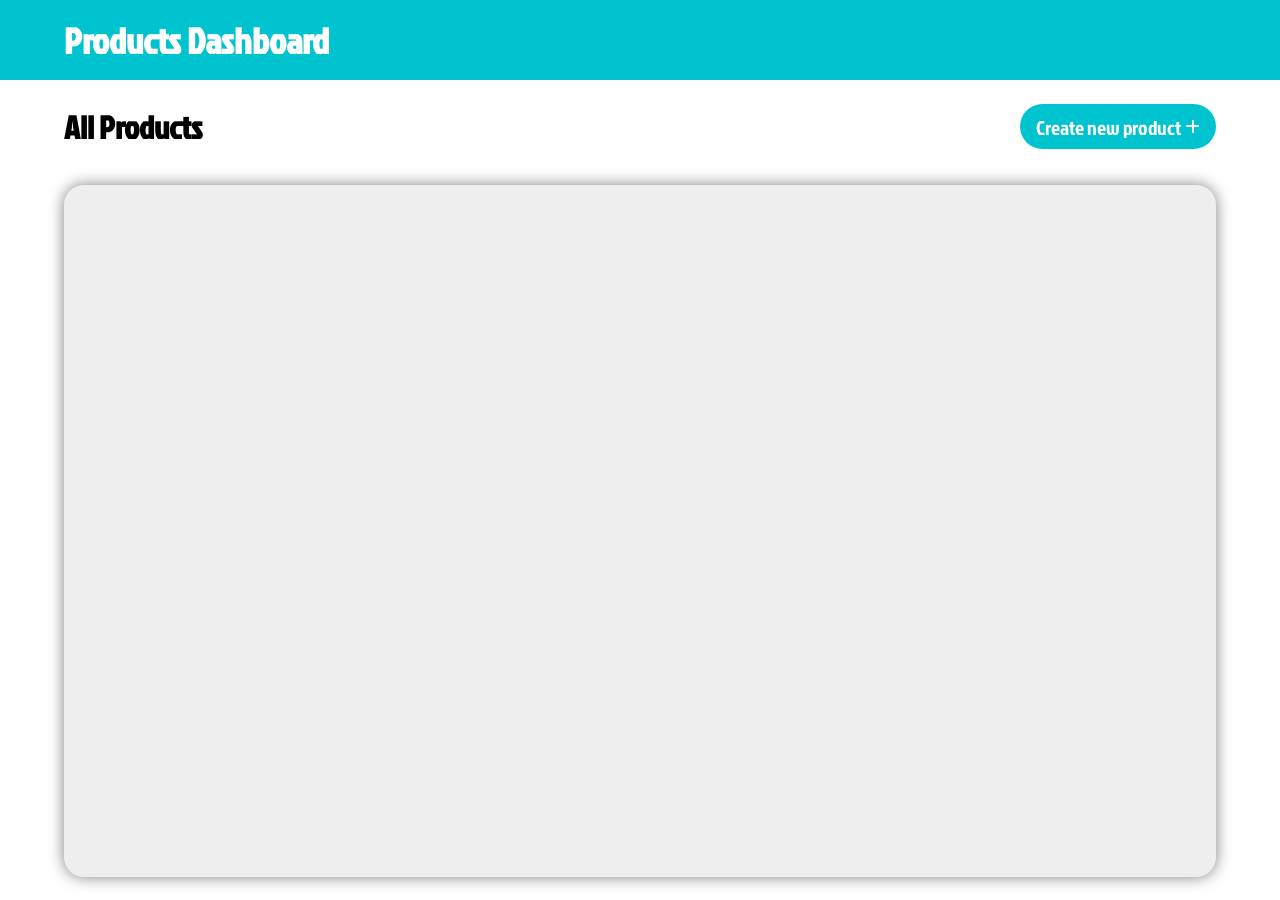
<file: index.html>
<!DOCTYPE html>
<html lang="en">
  <head>
    <meta charset="UTF-8">
    <meta name="viewport" content="width=device-width, initial-scale=1.0">
    <title>Products Dashboard</title>
    <link rel="stylesheet" href="style.css">
    <link rel="stylesheet" href="https://cdnjs.cloudflare.com/ajax/libs/font-awesome/6.7.2/css/all.min.css">
  </head>
  <body>
    <nav class="navbar">
      <h1 class="title">Products Dashboard</h1>
    </nav>
    <div class="container">
      <div class="header">
        <h1>All Products</h1>
        <button onclick="createModal()" class="create-product"> Create new product <i class="fa-solid fa-plus"></i>
        </button>
      </div>
      <div class="card-container"></div>
    </div>
    <div class="popups hidden">
      <div class="edit-popup hidden">
        <div class="popup-container">
          <div class="edit-header">
            <h1 class="popup-title">Edit product</h1>
            <i onclick="editModal()" class="fa-solid fa-xmark gray"></i>
          </div>
          <form onsubmit="handleEditProduct(event)">
            <div>
              <label>Updated name <span class="red">*</span>
              </label>
              <input class="edit-name-input" type="text" placeholder="Name" required>
            </div>
            <div>
              <label>Updated price <span class="red">*</span>
              </label>
              <input class="edit-price-input" type="number" placeholder="Price" required>
            </div>
            <div>
              <label>Updated quantity <span class="red">*</span>
              </label>
              <input class="edit-quantity-input" type="number" placeholder="Quantity" required>
            </div>
            <button class="update-btn" type="submit"> Update product </button>
          </form>
        </div>
      </div>
      <div class="delete-popup hidden">
        <div class="popup-container">
          <h1 class="popup-title">Delete product</h1>
          <p>Are you sure you want to delete this product?</p>
          <div class="del-btns-container">
            <button onclick="confirmDelete()" class="delete-yes"> Yes </button>
            <button onclick="delModal()" class="delete-no"> No </button>
          </div>
        </div>
      </div>
      <div class="create-popup hidden">
        <div class="popup-container">
          <div class="create-header">
            <h1 class="popup-title">Create product</h1>
            <i onclick="createModal()" class="fa-solid fa-xmark gray"></i>
          </div>
          <form onsubmit="handleCreateProduct(event)">
            <div>
              <label>Name <span class="red">*</span>
              </label>
              <input class="name-input" type="text" placeholder="Name" required>
            </div>
            <diV>
              <label>Price <span class="red">*</span>
              </label>
              <input class="price-input" type="number" placeholder="Price" required>
            </diV>
            <div>
              <label>Quantity <span class="red">*</span>
              </label>
              <input class="quantity-input" type="number" placeholder="Quantity" required>
            </div>
            <button class="update-btn" type="submit"> Create product </button>
          </form>
        </div>
      </div>
    </div>
    <script src="main.js"></script>
  </body>
</html>
</file>
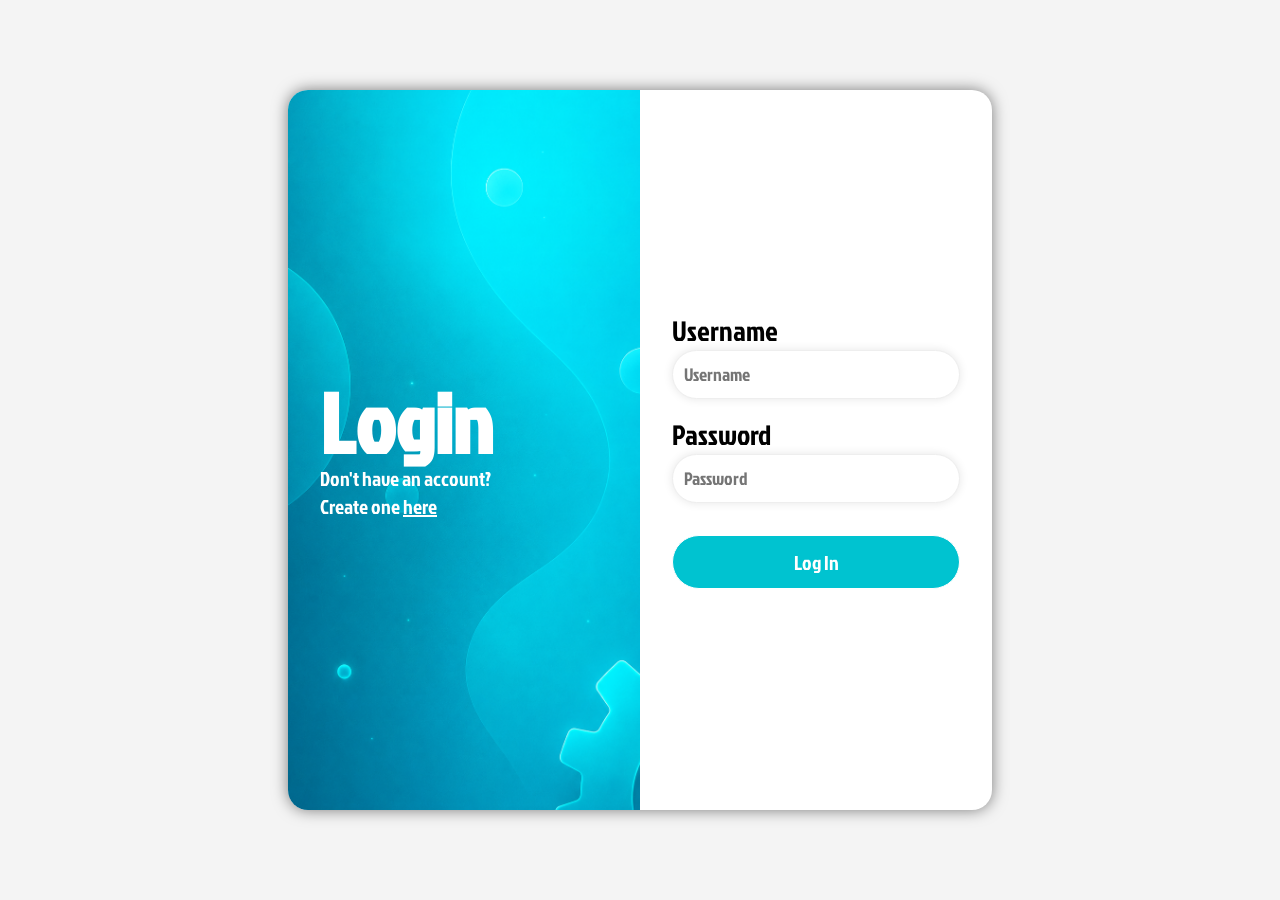
<file: login.html>
<!DOCTYPE html>
<html lang="en">
<head>
    <meta charset="UTF-8">
    <meta name="viewport" content="width=device-width, initial-scale=1.0">
    <title>Login</title>
    <link rel="stylesheet" href="login.css">
</head>
<body class="bg-gray">

    <div class="container">
        <div class="left">
            <h1>Login</h1>
            <p>Don't have an account? <br>Create one <a href="signup.html">here</a></p>
        </div>
        <div class="right">
            <form autocomplete="off" onsubmit="handleLogin(event)">
                <div class="username-input input-group">
                    <label for="username">Username</label>
                    <input required type="username" name="Username" id="username" placeholder="Username">
                </div>
                <div class="pass-input input-group">
                    <label for="password">Password</label>
                    <input required type="password" name="Password" id="password" placeholder="Password">
                </div>
                <button class="form-btn" type="submit">Log In</button>
            </form>
        </div>
    </div>
    
    <script src="login.js"></script>
</body>
</html>
</file>
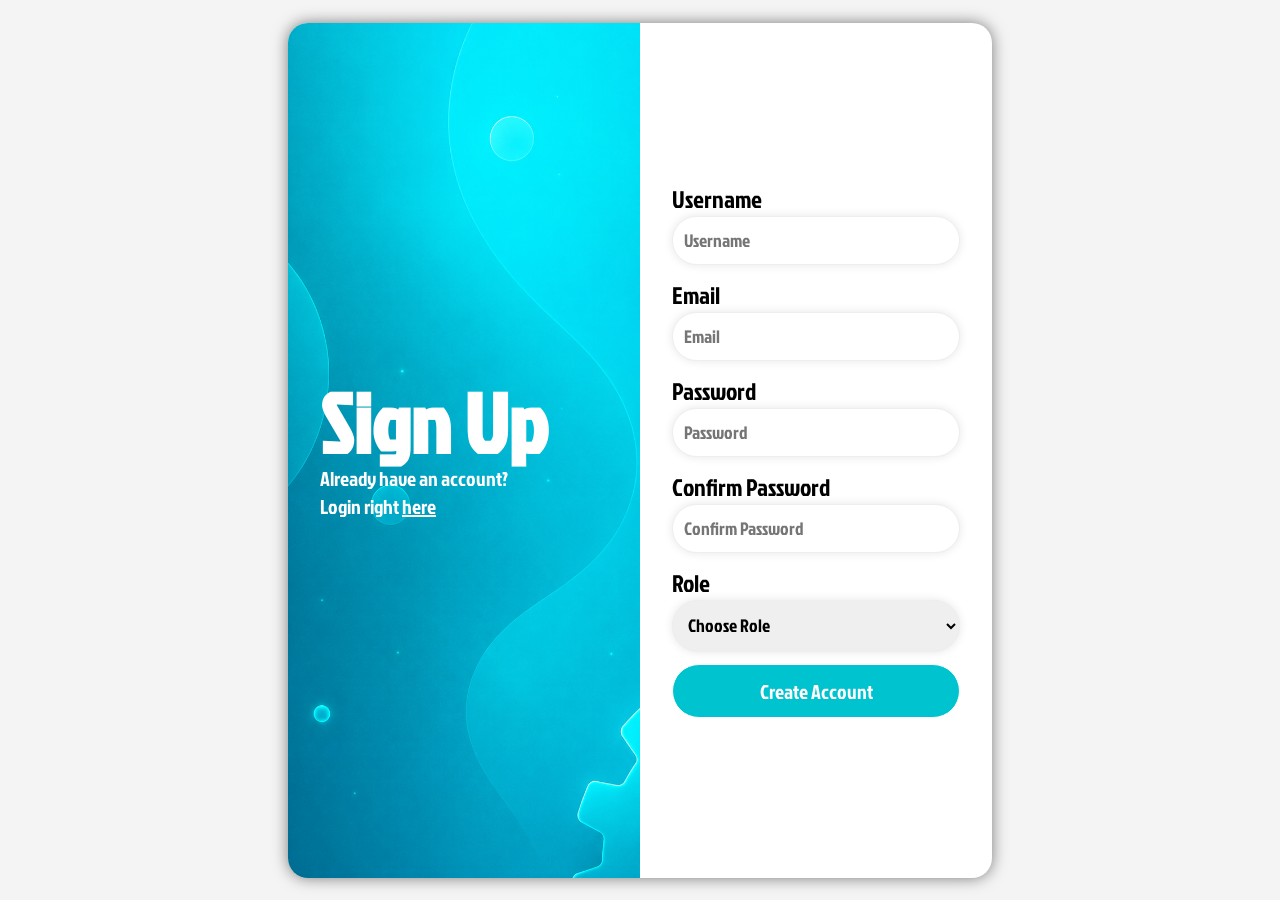
<file: signup.html>
<!DOCTYPE html>
<html lang="en">
  <head>
    <meta charset="UTF-8">
    <meta name="viewport" content="width=device-width, initial-scale=1.0">
    <title>Sign Up</title>
    <link rel="stylesheet" href="signup.css">
  </head>
  <body class="bg-gray">
    <div class="container">
      <div class="left">
        <h1>Sign Up</h1>
        <p>Already have an account?<br> Login right <a href="login.html">here</a>
        </p>
      </div>
      <div class="right">
        <form autocomplete="off" onsubmit="handleSignup(event)">
          <div class="user-input input-group">
            <label for="username">Username</label>
            <input required type="text" name="Username" id="username" placeholder="Username">
          </div>
          <div class="email-input input-group">
            <label for="email">Email</label>
            <input required type="email" name="Email" id="email" placeholder="Email">
          </div>
          <div class="pass-input input-group">
            <label for="password">Password</label>
            <input required type="password" name="Password" id="password" placeholder="Password">
          </div>
          <div class="confirmPass-input input-group">
            <label for="confirmPassword">Confirm Password</label>
            <input required type="password" name="Confirm Password" id="confirmPassword" placeholder="Confirm Password">
          </div>
          <div class="role-input input-group">
            <label for="role">Role</label>
            <select id="role" name="role" required>
              <option value="" disabled selected>Choose Role</option>
              <option value="user">User</option>
              <option value="admin">Admin</option>
            </select>
          </div>
          <button class="form-btn" type="submit">Create Account</button>
        </form>
      </div>
    </div>
    <script src="signup.js"></script>
  </body>
</html>
</file>
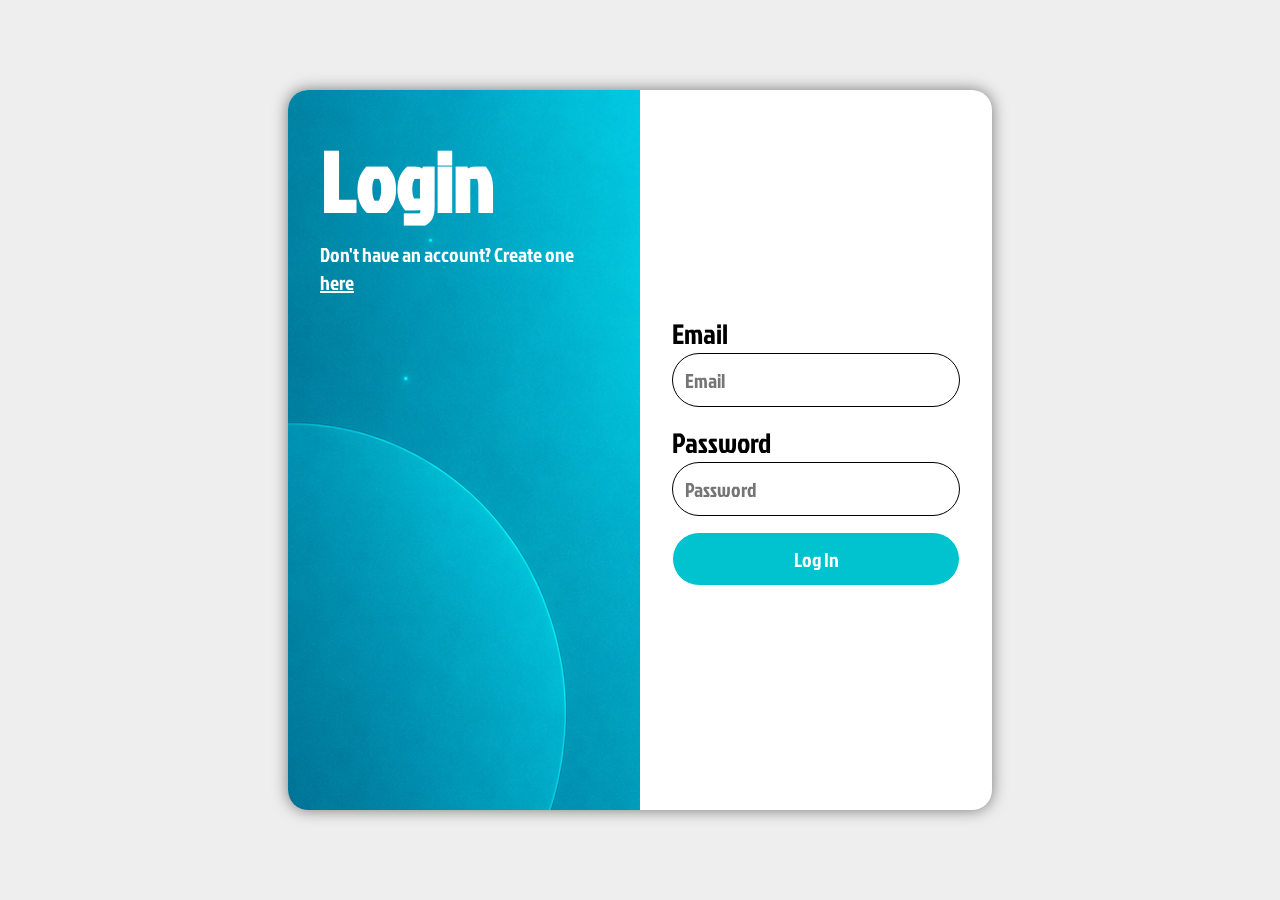
<file: auth/login.html>
<!DOCTYPE html>
<html lang="en">
<head>
    <meta charset="UTF-8">
    <meta name="viewport" content="width=device-width, initial-scale=1.0">
    <title>Login</title>
    <link rel="stylesheet" href="login.css">
</head>
<body class="bg-gray">

    <div class="container">
        <div class="left">
            <h1>Login</h1>
            <p>Don't have an account? Create one <a href="signup.html">here</a></p>
        </div>
        <div class="right">
            <form>
                <div class="email-input input-group">
                    <label for="email">Email</label>
                    <input required type="email" name="Email" id="email" placeholder="Email">
                </div>
                <div class="pass-input input-group">
                    <label for="password">Password</label>
                    <input required type="password" name="Password" id="password" placeholder="Password">
                </div>
                <button class="form-btn" type="submit">Log In</button>
            </form>
        </div>
    </div>
    
</body>
</html>
</file>
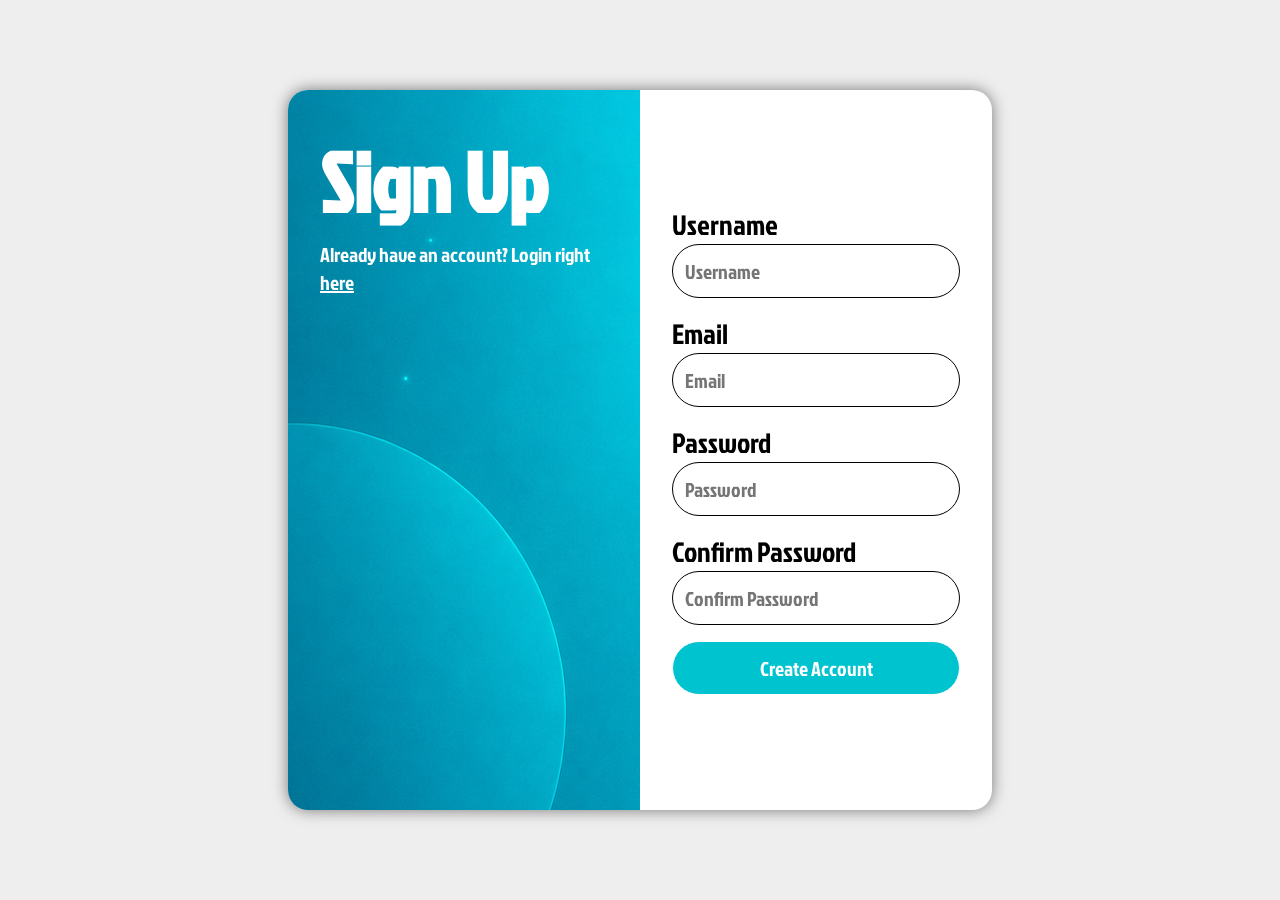
<file: auth/signup.html>
<!DOCTYPE html>
<html lang="en">
<head>
    <meta charset="UTF-8">
    <meta name="viewport" content="width=device-width, initial-scale=1.0">
    <title>Sign Up</title>
    <link rel="stylesheet" href="signup.css">
</head>
<body class="bg-gray">

    <div class="container">
        <div class="left">
            <h1>Sign Up</h1>
            <p>Already have an account? Login right <a href="login.html">here</a></p>
        </div>
        <div class="right">
            <form>
                <div class="user-input input-group">
                    <label for="username">Username</label>
                    <input required type="text" name="Username" id="username" placeholder="Username">
                </div>
                <div class="email-input input-group">
                    <label for="email">Email</label>
                    <input required type="email" name="Email" id="email" placeholder="Email">
                </div>
                <div class="pass-input input-group">
                    <label for="password">Password</label>
                    <input required type="password" name="Password" id="password" placeholder="Password">
                </div>
                <div class="confirmPass-input input-group">
                    <label for="confirmPassword">Confirm Password</label>
                    <input required type="password" name="Confirm Password" id="confirmPassword" placeholder="Confirm Password">
                </div>
                <button class="form-btn" type="submit">Create Account</button>
            </form>
        </div>
    </div>
    
</body>
</html>
</file>
<file: style.css>
@import url("https://fonts.googleapis.com/css2?family=Jockey+One&display=swap");

* {
  margin: 0;
  padding: 0;
  box-sizing: border-box;
  font-family: "Jockey One", sans-serif;
}

.gray {
  color: #8e8e93;
}

.red {
  color: #ff383c;
}

.navbar {
  background: #00c3d0;
  height: 5rem;
  width: 100%;
  display: flex;
  align-items: center;
  padding-left: 4rem;
  position: absolute;
}

.title {
  color: #fff;
  font-size: 36px;
}

.container {
  width: 100%;
  height: 100vh;
  padding: 6.5rem 4rem 6.5rem 4rem;
}

.header {
  display: flex;
  justify-content: space-between;
}

.create-product {
  padding: 0.25rem 1rem;
  font-size: 20px;
  border-radius: 100px;
  cursor: pointer;
  background: #00c3d0;
  color: #fff;
  border: none;
  display: flex;
  justify-content: center;
  align-items: center;
  gap: 0.25rem;
}

.fa-plus {
  font-size: 16px;
}

.card-container {
  margin-top: 4vh;
  background: #0001;
  border-radius: 20px;
  height: 100%;
  overflow-y: auto;
  padding: 1rem;
  display: flex;
  flex-direction: column;
  gap: 1rem;
  box-shadow: 0px 0px 15px 0px rgba(0, 0, 0, 0.5);
}

.card {
  background: #fff;
  width: 100%;
  height: 8rem;
  border-radius: 20px;
  padding: 2rem;
  display: flex;
  justify-content: space-between;
  align-items: center;
}

.left-side {
  display: flex;
  gap: 2vw;
}

.name {
  font-size: xx-large;
}

.product-info {
  font-size: x-large;
}

.icons {
  display: flex;
  gap: 1rem;
}
.fa-pen-to-square {
  font-size: 32px;
}
.fa-trash-can {
  font-size: 20px;
  color: #fff;
  background: #00c3d0;
  padding: 0.5rem;
  border-radius: 100px;
}
.fa-pen-to-square,
.fa-trash-can {
  cursor: pointer;
}

.popups {
  position: fixed;
  z-index: 111;
  top: 0;
  width: 100vw;
  height: 100vh;
}

.edit-popup,
.delete-popup,
.create-popup {
  background: #00000035;
  width: 100%;
  height: 100vh;
  display: flex;
  justify-content: center;
  align-items: center;
}
.popup-container {
  background: #fff;
  width: 80%;
  border-radius: 20px;
  padding: 2rem;
  display: flex;
  justify-content: center;
  align-items: center;
  flex-direction: column;
}

.edit-header {
  width: 100%;
  display: flex;
  justify-content: space-between;
}

.fa-xmark {
  font-size: 28px;
  cursor: pointer;
}

form {
  display: flex;
  flex-direction: column;
  gap: 1rem;
  padding-top: 3rem;
  width: 100%;
}

form h1 {
  font-size: 40px;
}

input,
.update-btn {
  width: 100%;
  padding: 0.5rem 0.5rem 0.5rem 1rem;
  border-radius: 100px;
  border: 1px solid #000;
  font-size: 24px;
}

label {
  font-size: 28px;
}

.update-btn {
  color: white;
  background: #00c3d0;
  border: none;
  cursor: pointer;
}

.del-btns-container {
  margin-top: 5vh;
  display: flex;
  justify-content: space-between;
  width: 100%;
}

.del-btns-container button {
  width: 45%;
  padding: 0.25rem;
  font-size: 20px;
  border-radius: 100px;
  cursor: pointer;
}

.delete-yes {
  background: #fff;
  border: 1px solid #00c3d0;
}

.delete-no {
  background: #00c3d0;
  color: #fff;
  border: none;
}

.hidden {
  display: none;
}

.create-header {
  width: 100%;
  display: flex;
  justify-content: space-between;
}

.no-products {
  color: gray;
  font-size: x-large;
  display: flex;
  justify-content: center;
  align-items: center;
  width: 100%;
  height: 100%;
  text-align: center;
}

@media (max-width: 1024px) {
  .container {
    padding: 6.5rem 2rem 2rem;
  }

  .title {
    font-size: 30px;
  }

  .name {
    font-size: 2rem;
  }

  .product-info {
    font-size: 1.2rem;
  }

  .popup-container {
    width: 90%;
  }
}

@media (max-width: 768px) {
  .navbar {
    padding-left: 1rem;
  }

  .container {
    padding: 6rem 1rem 1rem;
  }

  .header {
    flex-direction: column;
    gap: 1rem;
  }

  .header h1 {
    font-size: 2rem;
  }

  .create-product {
    width: 100%;
  }

  .card {
    padding: 1rem;
    height: auto;
  }

  .left-side {
    flex-direction: column;
    gap: 0.5rem;
  }

  .name {
    font-size: 1.5rem;
  }

  .product-info {
    font-size: 1rem;
  }

  .popup-container {
    width: 95%;
    padding: 1.5rem;
  }

  label {
    font-size: 1.2rem;
  }

  input,
  .update-btn {
    font-size: 1rem;
  }

  .popup-title {
    font-size: 1.7rem;
  }
}

@media (max-width: 480px) {
  .title {
    font-size: 1.5rem;
  }

  .header h1 {
    font-size: 1.5rem;
  }

  .card {
    flex-direction: column;
    align-items: flex-start;
    gap: 1rem;
  }

  .icons {
    width: 100%;
    justify-content: flex-end;
  }

  .fa-pen-to-square {
    font-size: 1.5rem;
  }

  .fa-trash-can {
    font-size: 1rem;
  }

  .del-btns-container {
    flex-direction: column;
    gap: 1rem;
  }

  .del-btns-container button {
    width: 100%;
  }

  .popup-title {
    font-size: 1.4rem;
  }

  .fa-xmark {
    font-size: 1.3rem;
  }

  .no-products {
    text-align: center;
    margin-left: 0;
  }
}
</file>
<file: login.css>
@import url("https://fonts.googleapis.com/css2?family=Jockey+One&display=swap");

* {
  margin: 0;
  padding: 0;
  box-sizing: border-box;
  font-family: "Jockey One", sans-serif;
}

.gray { color: #8e8e93; }
.bg-gray { background-color: #f4f4f4; }
.red { color: #ff383c; }

body {
  display: flex;
  justify-content: center;
  align-items: center;
  width: 100%;
  min-height: 100vh;
  padding: 20px;
}

.container {
  background: #fff;
  width: 55vw;
  height: 80vh;
  border-radius: 20px;
  display: flex;
  justify-content: space-between;
  box-shadow: 0px 0px 15px 0px rgba(0, 0, 0, 0.5);
  overflow: hidden;
}

.left, .right {
  width: 50%;
  height: 100%;
}

.left {
  padding: 2rem;
  background-image: url(./auth-bg.png);
  background-size: cover;
  background-position: center;
  display: flex;
  flex-direction: column;
  justify-content: center;
}

.left h1 {
  font-size: 84px;
  color: #fff;
  line-height: 1;
}

.left p, .left a {
  color: #fff;
  font-size: 20px;
}

.right {
  display: flex;
  flex-direction: column;
  justify-content: center;
  padding: 2rem;
}

.input-group {
  display: flex;
  flex-direction: column;
  margin-bottom: 1rem;
}

label { font-size: 28px; }

input {
  border: 1px solid #000;
  outline: none;
  padding: .75rem;
  font-size: 20px;
  border-radius: 100px;
}

.form-btn {
  color: #fff;
  background: #00c3d0;
  border: 1px solid #fff;
  outline: none;
  width: 100%;
  padding: 0.75rem;
  font-size: 20px;
  border-radius: 100px;
  transition: all 300ms;
  cursor: pointer;
  margin-top: 1rem;
}

.form-btn:hover {
  color: #00c3d0;
  background-color: #fff;
  border: 1px solid #00c3d0;
}

input {
  box-shadow: 0px 0px 10px 0px rgba(0, 0, 0, 0.1);
  border: 1px solid #eee;
  outline: none;
  padding: 0.7rem;
  font-size: 18px;
  border-radius: 100px;
  width: 100%;
}

@media (max-width: 1024px) {
  .container {
    width: 80vw;
  }
  .left h1 {
    font-size: 60px;
  }
}

@media (max-width: 768px) {
  body {
    align-items: flex-start;
  }
  
  .container {
    flex-direction: column;
    width: 95vw;
    height: auto;
    margin: 20px 0;
  }

  .left, .right {
    width: 100%;
  }

  .left {
    padding: 3rem 2rem;
    border-radius: 20px 20px 0 0;
    text-align: center;
  }

  .left h1 {
    font-size: 48px;
  }

  .right {
    padding: 2rem 1.5rem;
  }

  label {
    font-size: 22px;
  }
}
</file>
<file: signup.css>
@import url("https://fonts.googleapis.com/css2?family=Jockey+One&display=swap");

* {
  margin: 0;
  padding: 0;
  box-sizing: border-box;
  font-family: "Jockey One", sans-serif;
}

.gray { color: #8e8e93 !important; }
.bg-gray { background-color: #f4f4f4 !important; }
.red { color: #ff383c !important; }

body {
  display: flex;
  justify-content: center;
  align-items: center;
  width: 100%;
  min-height: 100vh;
  padding: 20px;
}

.container {
  background: #fff;
  width: 55vw;
  height: 95vh;
  border-radius: 20px;
  display: flex;
  justify-content: space-between;
  box-shadow: 0px 0px 15px 0px rgba(0, 0, 0, 0.5);
  overflow: hidden;
}

.left, .right {
  width: 50%;
  height: 100%;
}

.left {
  padding: 2rem;
  background-image: url(./auth-bg.png);
  background-size: cover;
  background-position: center;
  display: flex;
  flex-direction: column;
  justify-content: center;
}

.left h1 {
  font-size: 84px;
  color: #fff;
  line-height: 1;
}

.left p, .left a {
  color: #fff;
  font-size: 20px;
}

.right {
  display: flex;
  flex-direction: column;
  justify-content: center;
  padding: 2rem;
  overflow-y: auto;
}

.input-group {
  display: flex;
  flex-direction: column;
  margin-bottom: 0.8rem;
}

label { 
  font-size: 24px; 
}

input, select {
  box-shadow: 0px 0px 10px 0px rgba(0, 0, 0, 0.1);
  border: 1px solid #eee;
  outline: none;
  padding: 0.7rem;
  font-size: 18px;
  border-radius: 100px;
  width: 100%;
}

.form-btn {
  color: #fff;
  background: #00c3d0;
  border: 1px solid #fff;
  outline: none;
  width: 100%;
  padding: 0.75rem;
  font-size: 20px;
  border-radius: 100px;
  transition: all 300ms;
  cursor: pointer;
}

.form-btn:hover {
  color: #00c3d0;
  background-color: #fff;
  border: 1px solid #00c3d0;
}


@media (max-width: 1024px) {
  .container {
    width: 85vw;
  }
  .left h1 {
    font-size: 60px;
  }
}

@media (max-width: 768px) {
  body {
    align-items: flex-start;
  }

  .container {
    flex-direction: column;
    width: 95vw;
    height: auto;
    margin: 20px 0;
  }

  .left, .right {
    width: 100%;
  }

  .left {
    padding: 2.5rem 1.5rem;
    text-align: center;
  }

  .left h1 {
    font-size: 48px;
  }

  .right {
    padding: 1.5rem;
    overflow-y: visible;
  }

  label {
    font-size: 20px;
  }
  
  input, select {
    padding: 0.6rem;
  }
}
</file>
<file: auth/login.css>
@import url("https://fonts.googleapis.com/css2?family=Jockey+One&display=swap");

* {
  margin: 0;
  padding: 0;
  box-sizing: border-box;
  font-family: "Jockey One", sans-serif;
}

.gray {
  color: #8e8e93;
}

.bg-gray{
    background-color: #0001;
}

.red {
  color: #ff383c;
}

body{
    display: flex;
    justify-content: center;
    align-items: center;
    width: 100%;
    height: 100vh;
}

.container{
    background: #fff;
    width: 55vw;
    height: 80vh;
    border-radius: 20px;
    display: flex;
    justify-content: space-between;
    box-shadow: 0px 0px 15px 0px rgba(0, 0, 0, 0.5);
}

.left, 
.right{
    width: 50%;
    height: 100%;
}

.left{
    padding: 2rem;
    background-image: url(./auth-bg.png);
    border-radius: 20px 0 0 20px;
}

.left h1{
    font-size: 84px;
    color: #fff;
}

.left p,
.left a{
    color: #fff;
    font-size: 20px;
}

.right{
    display: flex;
    flex-direction: column;
    justify-content: center;
    padding: 2rem;
}

.input-group{
    display: flex;
    flex-direction: column;
    margin-bottom: 1rem;
}

label{
    font-size: 28px;
}

input{
    border: 1px solid #000;
    outline: none;
    padding: .75rem;
    font-size: 20px;
    border-radius: 100px;
}


.form-btn{
    color: #fff;
    background: #00c3d0;
    border: 1px solid #fff;
    outline: none;
    width: 100%;
    padding: 0.75rem;
    font-size: 20px;
    border-radius: 100px;
    transition: all 300ms;
}

.form-btn:hover{
    color: #00c3d0;
    background-color: #fff;
    border: 1px solid #00c3d0;
}
</file>
<file: auth/signup.css>
@import url("https://fonts.googleapis.com/css2?family=Jockey+One&display=swap");

* {
  margin: 0;
  padding: 0;
  box-sizing: border-box;
  font-family: "Jockey One", sans-serif;
}

.gray {
  color: #8e8e93;
}

.bg-gray{
    background-color: #0001;
}

.red {
  color: #ff383c;
}

body{
    display: flex;
    justify-content: center;
    align-items: center;
    width: 100%;
    height: 100vh;
}

.container{
    background: #fff;
    width: 55vw;
    height: 80vh;
    border-radius: 20px;
    display: flex;
    justify-content: space-between;
    box-shadow: 0px 0px 15px 0px rgba(0, 0, 0, 0.5);
}

.left, 
.right{
    width: 50%;
    height: 100%;
}

.left{
    padding: 2rem;
    background-image: url(./auth-bg.png);
    border-radius: 20px 0 0 20px;
}

.left h1{
    font-size: 84px;
    color: #fff;
}

.left p,
.left a{
    color: #fff;
    font-size: 20px;
}

.right{
    display: flex;
    flex-direction: column;
    justify-content: center;
    padding: 2rem;
}

.input-group{
    display: flex;
    flex-direction: column;
    margin-bottom: 1rem;
}

label{
    font-size: 28px;
}

input{
    border: 1px solid #000;
    outline: none;
    padding: .75rem;
    font-size: 20px;
    border-radius: 100px;
}

.form-btn{
    color: #fff;
    background: #00c3d0;
    border: 1px solid #fff;
    outline: none;
    width: 100%;
    padding: 0.75rem;
    font-size: 20px;
    border-radius: 100px;
    transition: all 300ms;
}

.form-btn:hover{
    color: #00c3d0;
    background-color: #fff;
    border: 1px solid #00c3d0;
}
</file>
